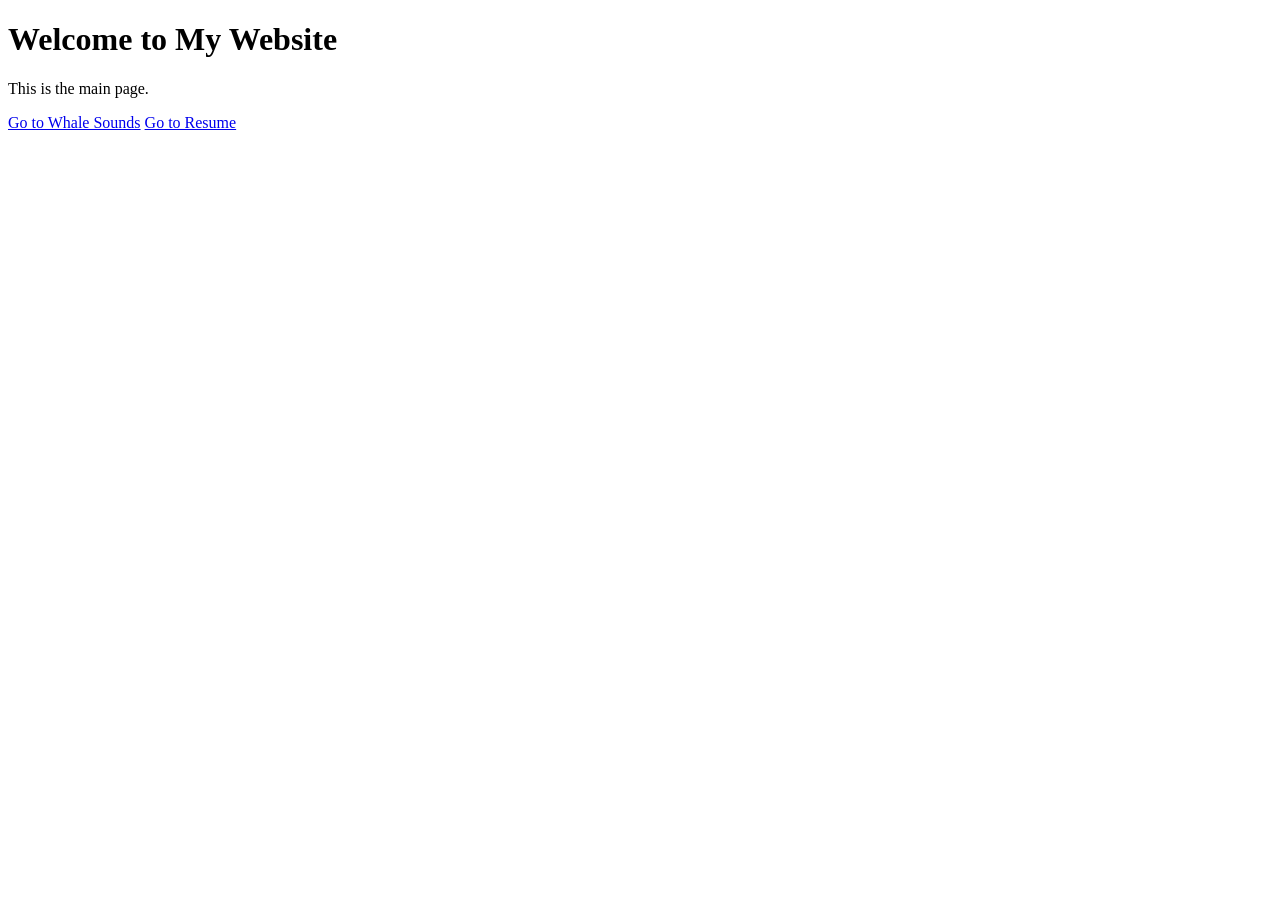
<file: index.html>
<!DOCTYPE html>
<html lang="en">
<head>
    <meta charset="UTF-8">
    <meta name="viewport" content="width=device-width, initial-scale=1.0">
    <title>Main Page</title>
</head>
<body>

    <h1>Welcome to My Website</h1>
    <p>This is the main page.</p>

    <!-- Link to the subpage -->
    <a href="School Projects/Whale Sounds.html">Go to Whale Sounds</a><b></b>
    <a href="Resume/Resume.html">Go to Resume</a>

</body>
</html>
</file>
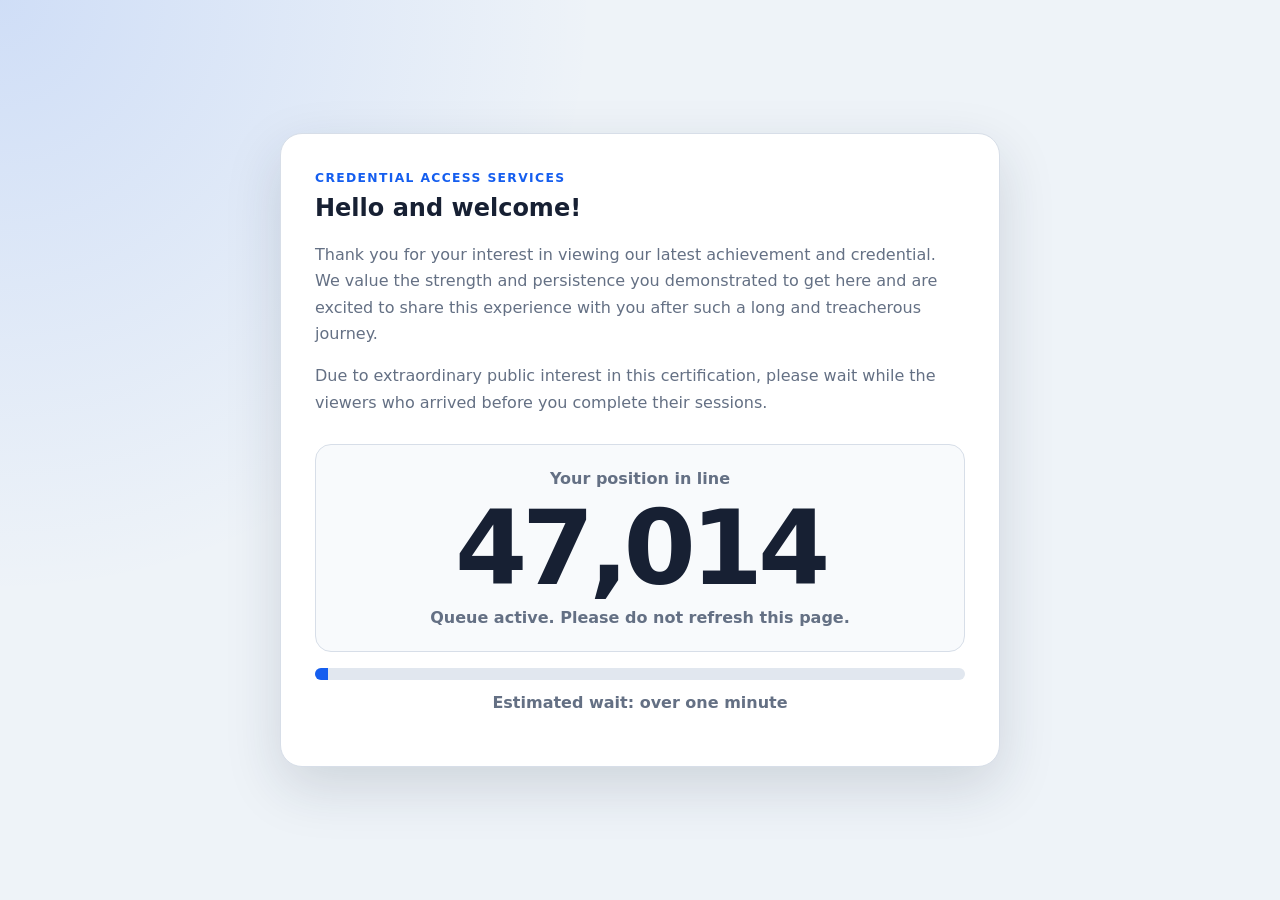
<file: traffic_school_certification/index.html>
<!DOCTYPE html>
<html lang="en">
<head>
  <meta charset="UTF-8">
  <meta name="viewport" content="width=device-width, initial-scale=1.0">
  <title>Certificate Viewing Queue</title>
  <link rel="stylesheet" href="waiting-room.css">
</head>
<body>
  <main class="waiting-shell">
    <section class="waiting-card">
      <p class="eyebrow">Credential Access Services</p>
      <h1>Hello and welcome!</h1>
      <p>Thank you for your interest in viewing our latest achievement and credential. We value the strength and persistence you demonstrated to get here and are excited to share this experience with you after such a long and treacherous journey.</p>
      <p>Due to extraordinary public interest in this certification, please wait while the viewers who arrived before you complete their sessions.</p>

      <div class="queue-panel">
        <span>Your position in line</span>
        <strong id="queue-number">Calculating…</strong>
        <span id="queue-status">Connecting to queue management services…</span>
      </div>

      <div class="progress-track"><div id="queue-progress"></div></div>
      <p id="estimate" class="estimate">Estimated wait: calculating…</p>

      <div id="prefill-panel" class="panel hidden">
        <h2>Expedite your access</h2>
        <p>Your wait is unusually long. You may prefill the required verification forms while retaining your place in line.</p>
        <button id="prefill-button">Prefill verification forms</button>
      </div>

      <div id="redirect-panel" class="panel hidden">
        <p>Your position is ready.</p>
        <strong>Redirecting in <span id="redirect-countdown">5</span>…</strong>
      </div>
    </section>
  </main>
  <script src="waiting-room.js"></script>
</body>
</html>
</file>
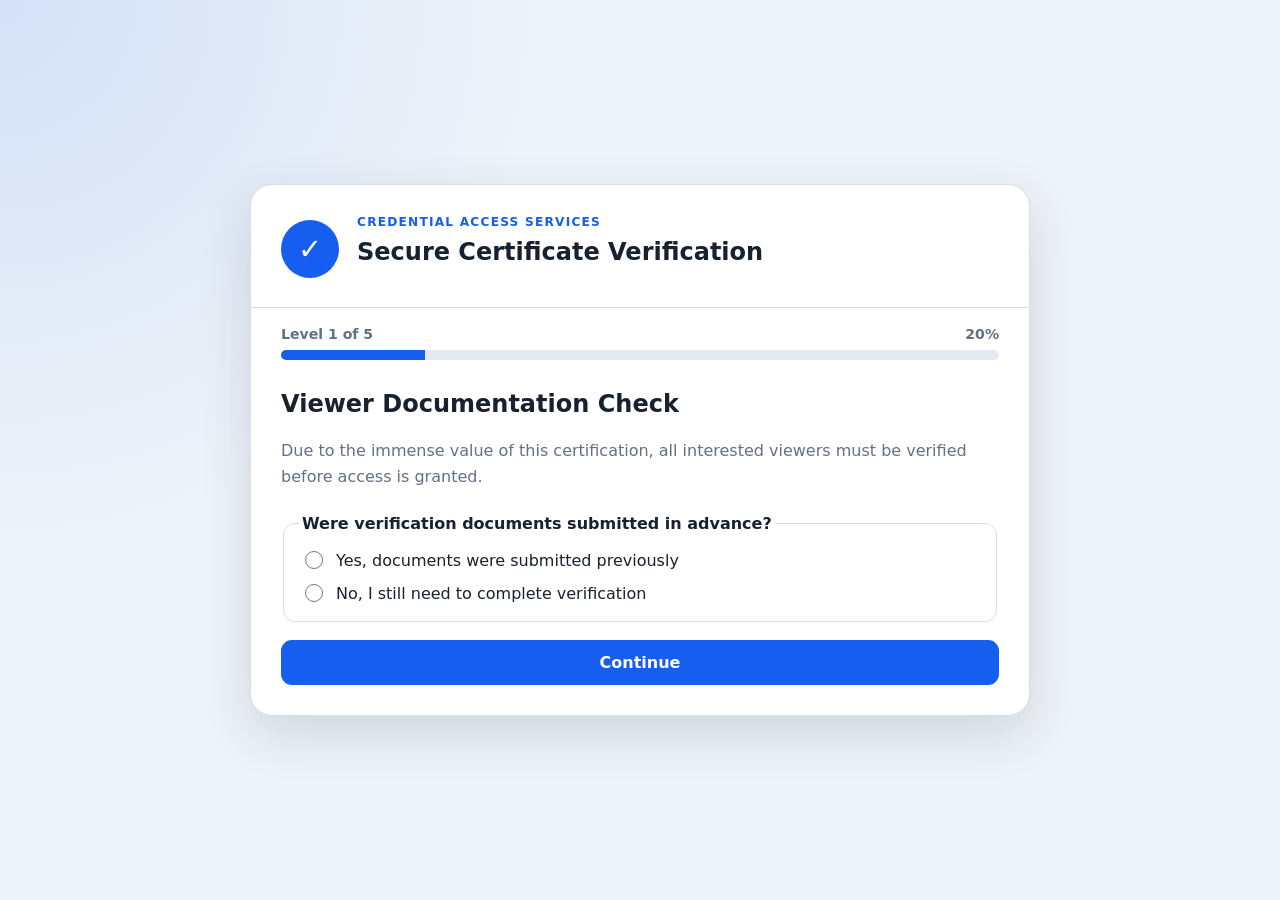
<file: traffic_school_certification/verify_user/index.html>
<!DOCTYPE html>
<html lang="en">
<head>
  <meta charset="UTF-8">
  <meta name="viewport" content="width=device-width, initial-scale=1.0">
  <title>Secure Certificate Verification</title>
  <link rel="stylesheet" href="styles.css">
</head>
<body>
<main class="page-shell"><section class="portal-card">
<header class="portal-header"><div class="seal">✓</div><div><p class="eyebrow">Credential Access Services</p><h1>Secure Certificate Verification</h1></div></header>
<div class="progress-wrapper"><div class="progress-labels"><span id="level-label">Level 1 of 5</span><span id="progress-percent">20%</span></div><div class="progress-track"><div id="progress-bar"></div></div></div>

<section id="level-1" class="level active">
<h2>Viewer Documentation Check</h2><p>Due to the immense value of this certification, all interested viewers must be verified before access is granted.</p>
<form id="documents-form"><fieldset><legend>Were verification documents submitted in advance?</legend>
<label class="row"><input type="radio" name="documents" value="yes" required>Yes, documents were submitted previously</label>
<label class="row"><input type="radio" name="documents" value="no">No, I still need to complete verification</label></fieldset>
<div id="code-panel" class="hidden"><label>Enter the verification code emailed when your documents were filed<input id="verification-code" type="text" placeholder="Example: CRED-48291"></label><p id="code-error" class="error hidden"></p></div>
<button type="submit">Continue</button></form></section>

<section id="level-2" class="level">
<h2>Short Viewer Verification Form</h2><p>Please fill out this short verification form to access the certification.</p>
<form id="identity-form"><label>Legal first name<input id="viewer-name" type="text" autocomplete="off" required></label><div id="name-hint" class="hint hidden">
  <strong>Identity verification clues:</strong>
  <ul id="name-hint-list"></ul>
</div>
<label>Relationship to certificate holder<select id="relationship" required>
<option value="">Choose one…</option><option>Acquaintance</option><option>Neighbor</option><option>Former traffic-school instructor</option><option>Concerned citizen</option><option>Concerned parent</option><option>Parent</option><option>Father</option><option>Concerned father</option><option>Traffic-school truancy officer</option><option>Unnecessarily invested third party</option><option>Person who has asked at least 14 times</option><option>Certificate enthusiast</option>
</select></label><p id="relationship-hint" class="hint hidden"></p><button type="submit">Verify identity</button></form></section>

<section id="level-3" class="level">
<h2>Concern Calibration Questionnaire</h2><p>Our system detected elevated concern levels. Please answer truthfully.</p>
<form id="concern-form">
<label>
  How often did you ask about traffic school?
  <select id="frequency" required>
    <option value="">Choose one…</option>
    <option>Once</option>
    <option>Every few weeks</option>
    <option>Once a day</option>
    <option>Every opportunity that presented itself</option>
  </select>
</label>
<label>
  The course was due…
  <select id="deadline" required>
    <option value="">Choose one…</option>
    <option>Yesterday</option>
    <option>Next week</option>
    <option>In over two weeks</option>
    <option>I honestly do not remember anymore</option>
  </select>
</label>
<label>
  Matthew was prioritizing…
  <select id="priority" required>
    <option value="">Choose one…</option>
    <option>Emptying the house</option>
    <option>Preparing to move</option>
    <option>Selling belongings</option>
    <option>All of the above</option>
  </select>
</label>
<p id="concern-error" class="error hidden"></p>
<button type="submit">Analyze concern level</button></form>
<div id="analysis-panel" class="analysis-panel hidden"><p id="analysis-status">Analyzing responses…</p><div class="fake-loader"><div id="fake-loader-bar"></div></div><ul id="analysis-log"></ul></div></section>

<section id="level-4" class="level">
<h2>Support Credential Access Services</h2><p>Would you like to leave a voluntary processing gratuity for the team responsible for making this certificate viewable?</p>
<div class="tip-box"><button class="tip-option">$160.00%</button><button class="tip-option">$529.37</button><button class="tip-option">$23128.34</button><button id="no-tip-button" class="secondary" type="button">No tip</button></div>
<div id="payment-scare" class="payment-scare hidden"><p class="eyebrow">Payment method required</p><h3>Card entry unavailable</h3><p>For your protection, this demonstration does not accept or store payment information. Please return to the waiting room to select another access path.</p><button id="return-waiting-room" class="hidden">Return to waiting room</button></div></section>

<section id="level-5" class="level">
<h2>Final Certificate Release Authorization</h2><p>Before release, please certify the following:</p>
<form id="release-form">
<label class="row"><input type="checkbox" required>I understand repeatedly asking does not accelerate course completion.</label>
<label class="row"><input type="checkbox" required>I recognize that my intentions were good.</label>
<label class="row"><input type="checkbox" required>I may have been slightly annoying.</label>
<label class="row"><input type="checkbox" required>I promise to celebrate instead of interrogate.</label>
<button type="submit">Release certificate preview</button></form></section>

<section id="certificate-reveal" class="level">
  <div class="achievement">
    <p class="eyebrow">Preview Access Granted</p>

    <h2>Traffic School Successfully Completed</h2>

    <p>
      Thank you for completing the verification process.
      You are now
      <strong id="final-queue-number">842,119</strong>
      in line for access to the official unredacted credential.
    </p>

    <p>
      While you wait, please enjoy this privacy-preserving certificate preview. Feel free to call your son during this time to congratulate him on his accomplishment.
    </p>

    <div class="badge">
      <span>Achievement Unlocked</span>
      <strong>Persistent Parent</strong>
      <span>★★★★★</span>
    </div>

    <div class="certificate-preview">
      <div class="preview-heading">
        <span>Official Credential Preview</span>
        <strong>Privacy Protection Level: Excessive</strong>
      </div>

      <div class="certificate-frame">
        <img
          src="certificate-redacted.png"
          alt="Heavily redacted traffic school certificate of completion"
        >

        <div class="redaction r1"></div>
        <div class="redaction r2"></div>
        <div class="redaction r3"></div>
        <div class="redaction r4"></div>
        <div class="redaction r5"></div>
        <div class="redaction r6"></div>

        <div class="redacted-stamp">
          REDACTED FOR PARENTAL VIEWING
        </div>
      </div>

      <p class="preview-disclaimer">
        This preview confirms that a certificate probably exists.
        Access to legible information remains pending completion of the
        refrigerator-display authorization process.
      </p>
    </div>
  </div>
</section>

</section>
</main>

<div id="confetti-container"></div>
<script src="app.js"></script>
</body>
</html>
</file>
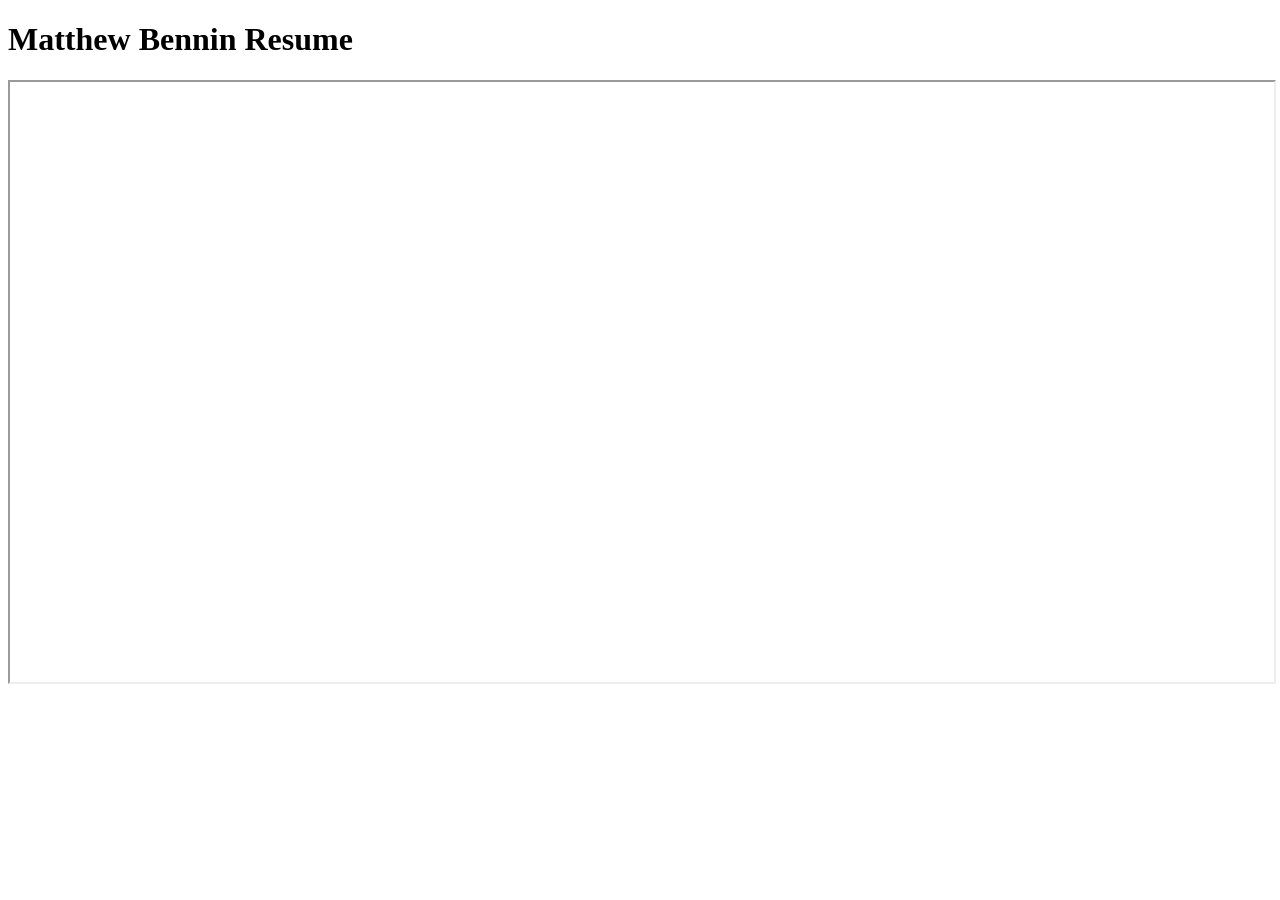
<file: Resume/Resume.html>
<!DOCTYPE html>
<html lang="en">
<head>
    <meta charset="UTF-8">
    <meta name="viewport" content="width=device-width, initial-scale=1.0">
    <title>Resume Viewer</title>
</head>
<body>
    <h1>Matthew Bennin Resume</h1>
    <iframe src="https://drive.google.com/file/d/1B2HN14I7hbZ6cWRVwKzno5bNVXW28HT7/preview" width="100%" height="600px"></iframe>
</body>
</html>
</file>
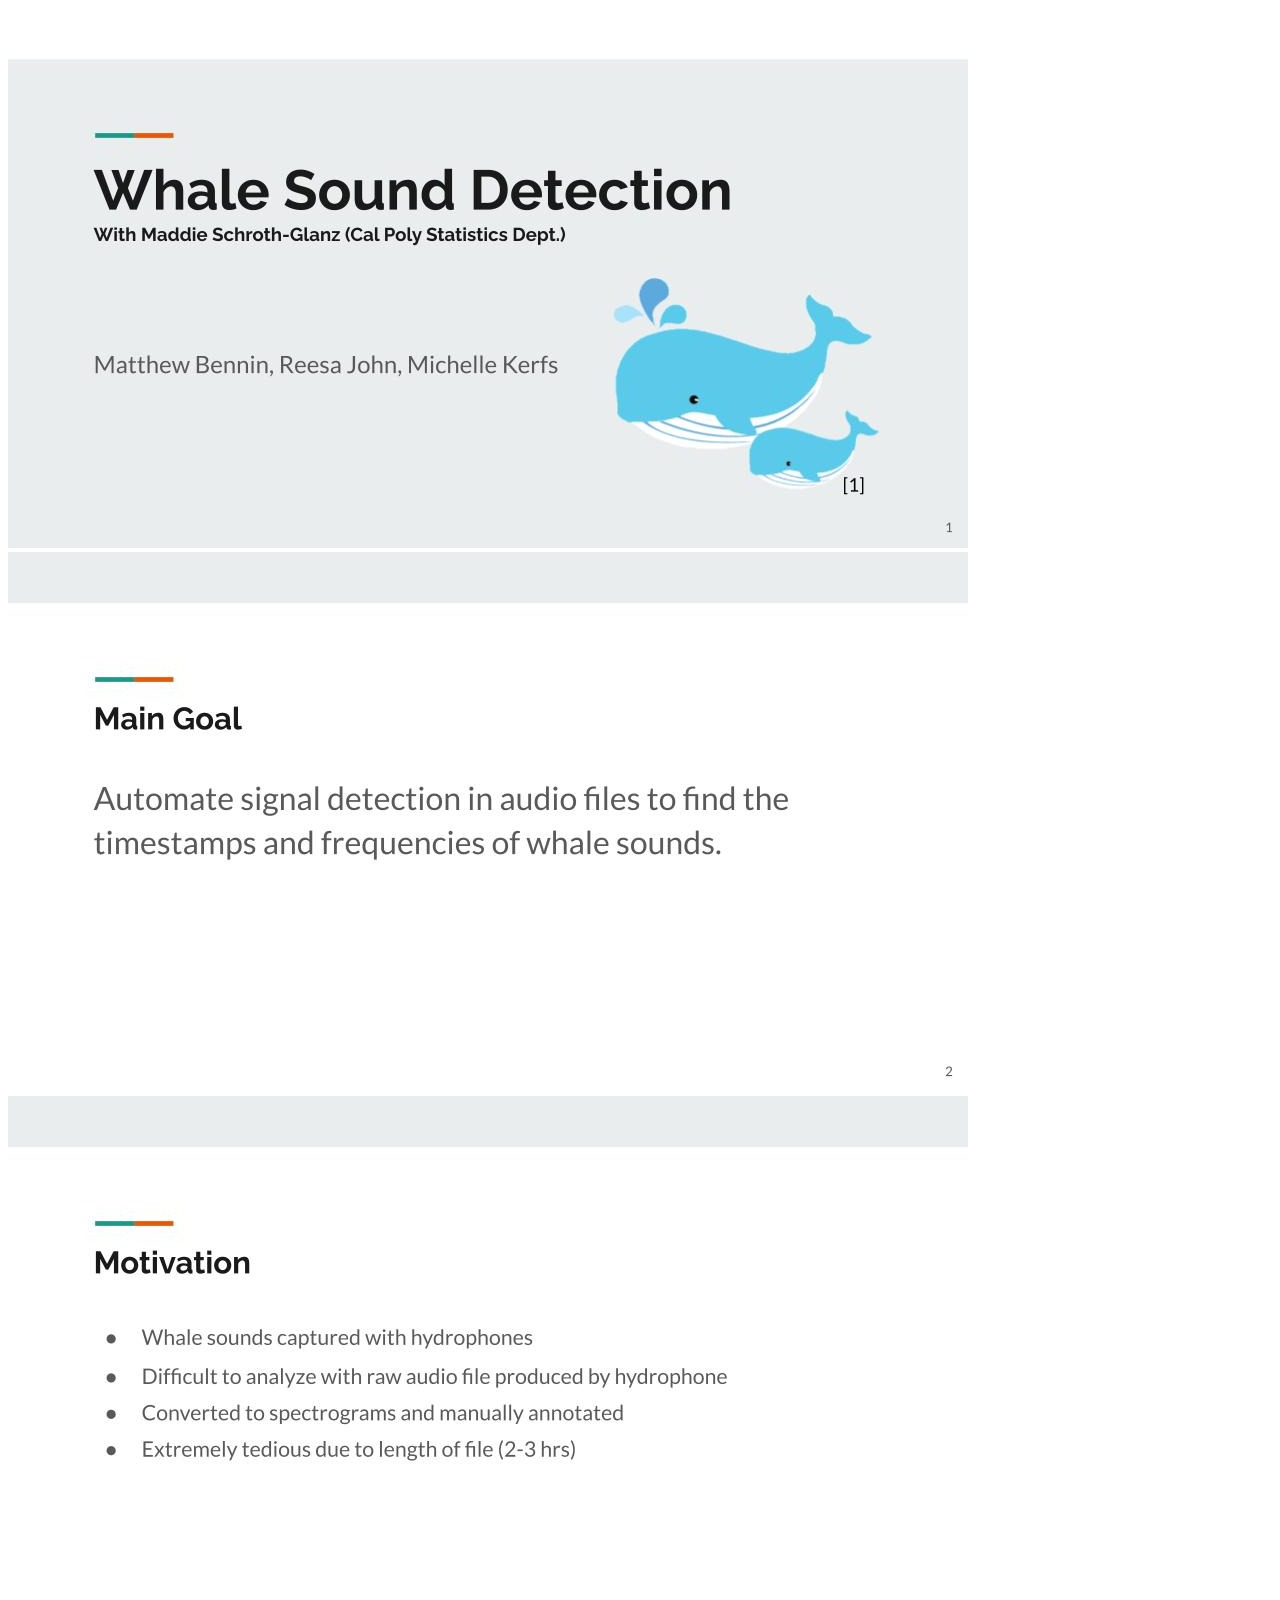
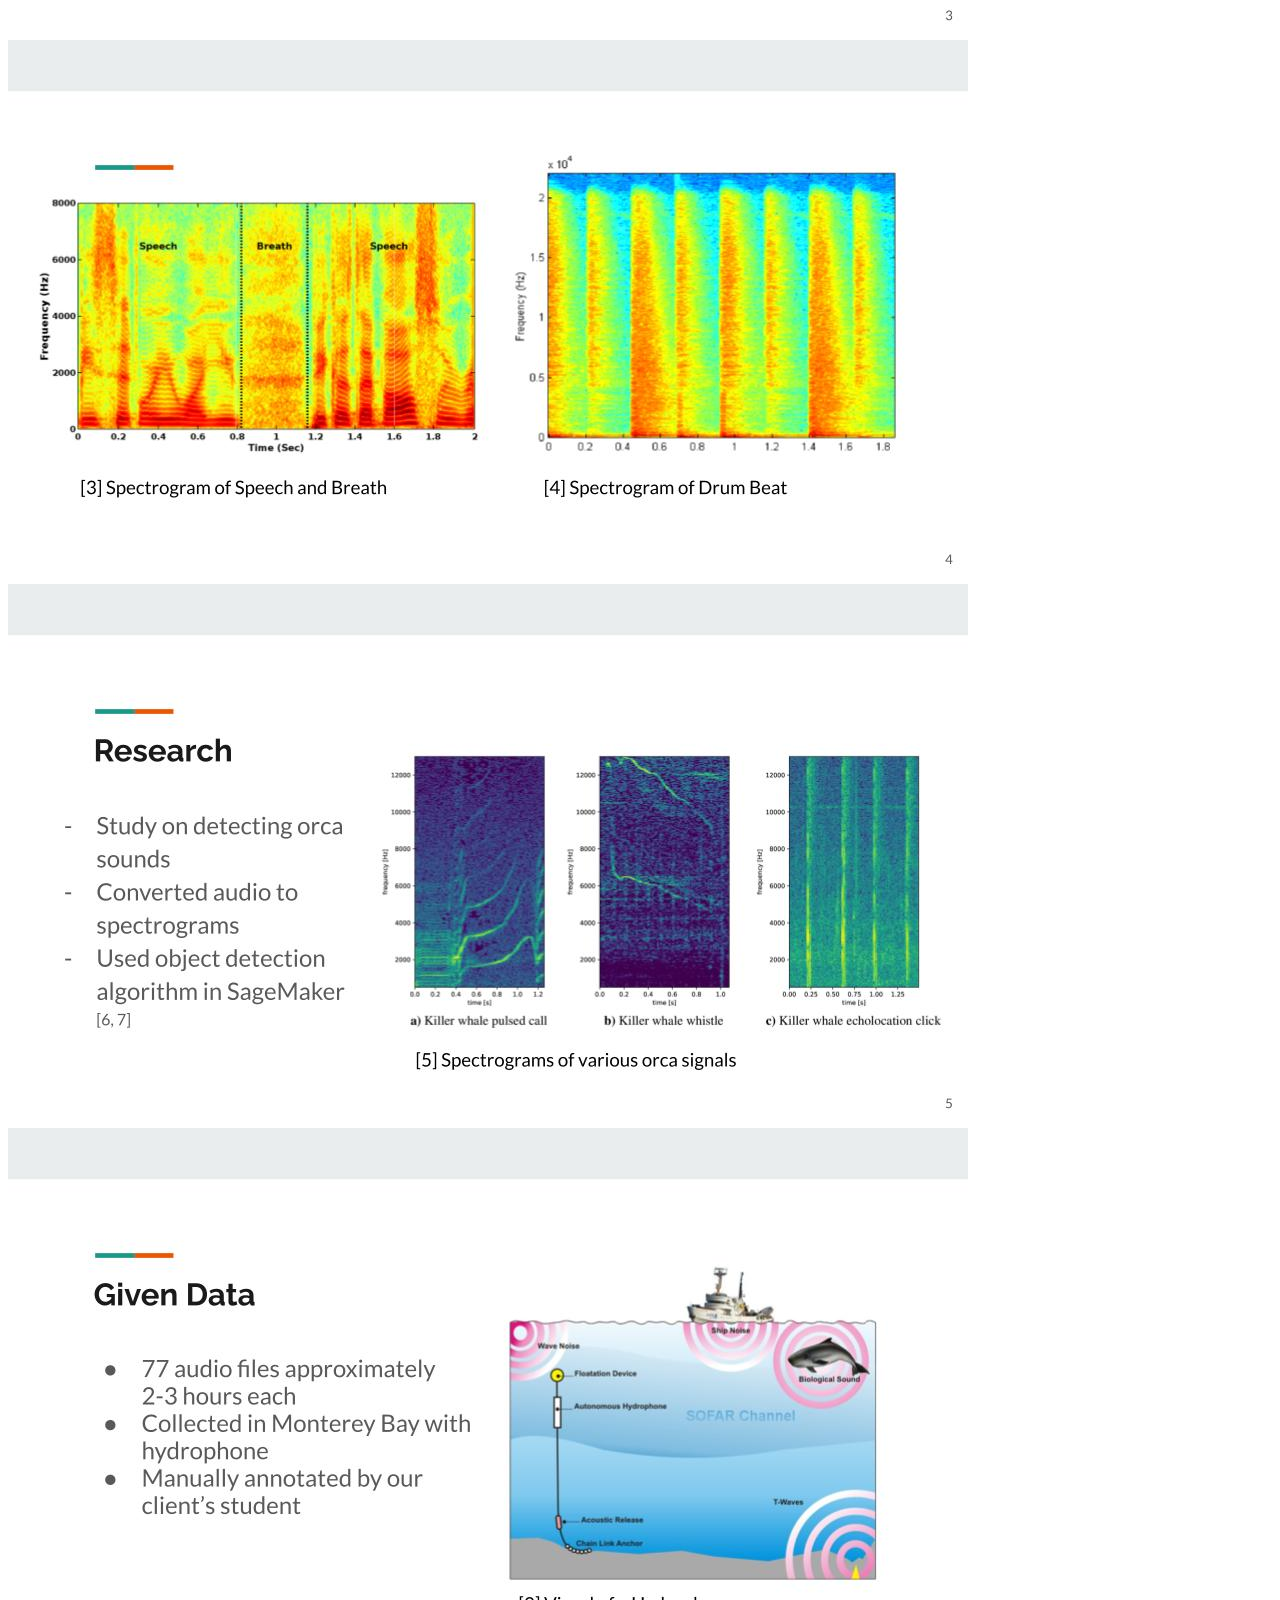
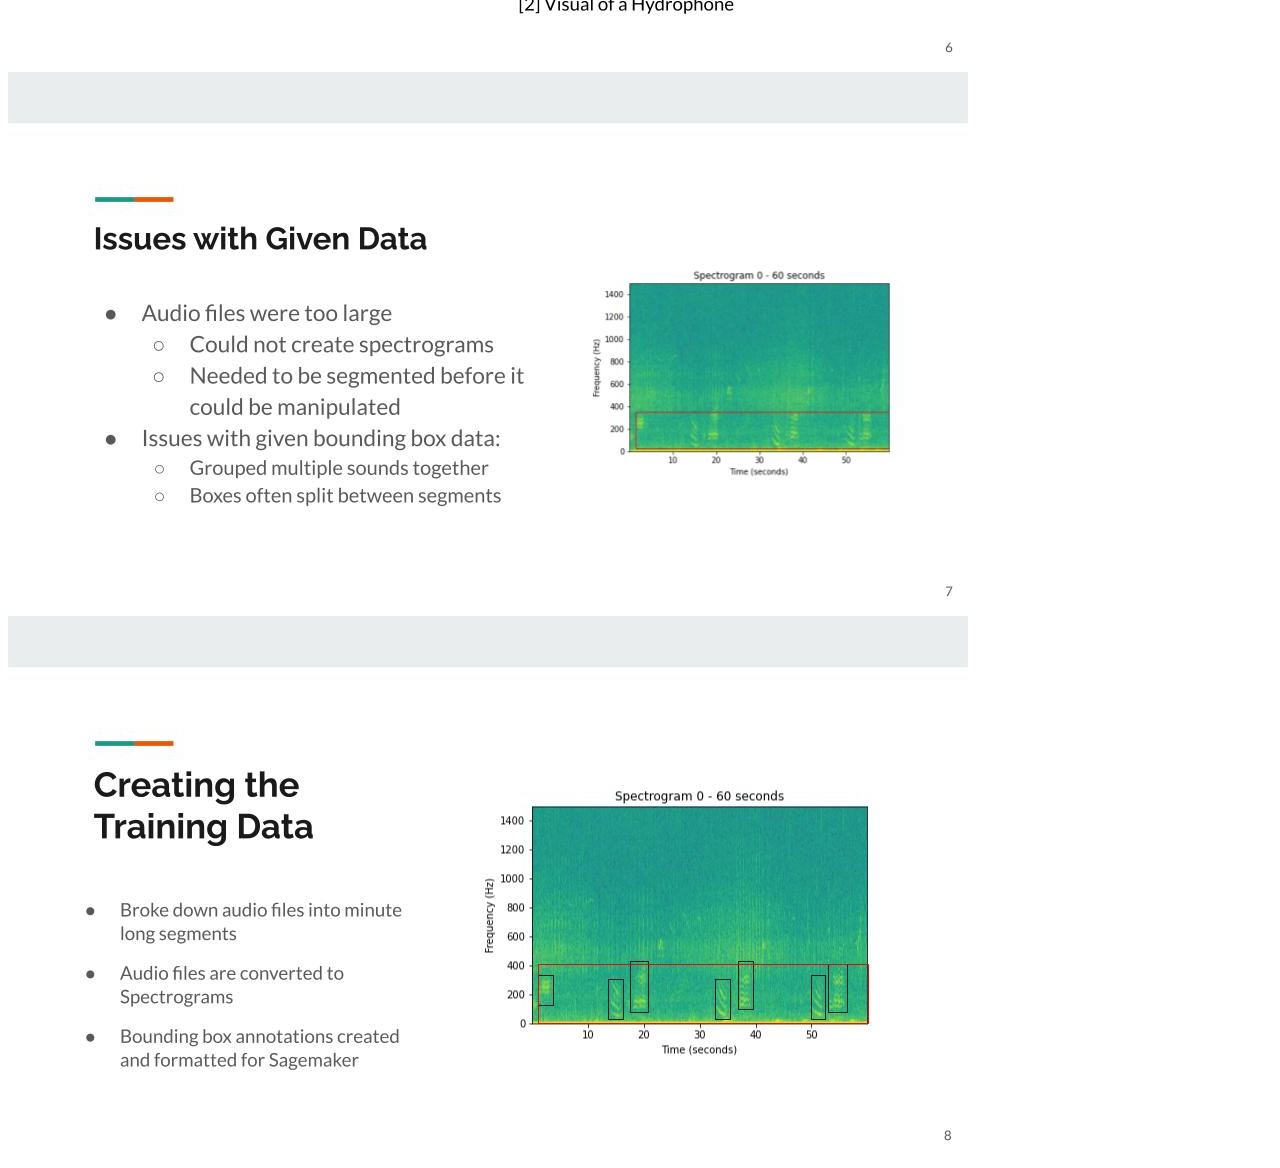
<file: School Projects/Whale Sounds.html>
<!DOCTYPE html>
<html lang="en">
<head>
    <meta charset="UTF-8">
    <meta name="viewport" content="width=device-width, initial-scale=1.0">
    <title>Whale Sounds Project</title>
    <style>
        .container {
            display: flex;
            justify-content: center; /* Centers horizontally */
            align-items: center; /* Centers vertically */
            height: 100vh; /* Makes the container full screen height */
        }
    </style>
</head>
<body>
    <img src="Whale Sounds Slides/Whale Sounds 1.jpg" alt="Slide 1">
    <img src="Whale Sounds Slides/Whale Sounds 2.jpg" alt="Slide 2">
    <img src="Whale Sounds Slides/Whale Sounds 3.jpg" alt="Slide 3">
    <img src="Whale Sounds Slides/Whale Sounds 4.jpg" alt="Slide 4">
    <img src="Whale Sounds Slides/Whale Sounds 5.jpg" alt="Slide 5">
    <img src="Whale Sounds Slides/Whale Sounds 6.jpg" alt="Slide 6">
    <img src="Whale Sounds Slides/Whale Sounds 7.jpg" alt="Slide 7">
    <img src="Whale Sounds Slides/Whale Sounds 8.jpg" alt="Slide 8">
</body>
</html>
</file>
<file: traffic_school_certification/waiting-room.css>
*{box-sizing:border-box}body{margin:0;min-height:100vh;font-family:Inter,system-ui,sans-serif;color:#172033;background:radial-gradient(circle at top left,rgba(21,94,239,.14),transparent 38%),#eef3f8}.waiting-shell{min-height:100vh;display:grid;place-items:center;padding:24px}.waiting-card{width:min(720px,100%);padding:34px;background:#fff;border:1px solid #d7dee8;border-radius:22px;box-shadow:0 20px 55px rgba(26,39,58,.15)}h1,h2,p{margin-top:0}p{color:#647084;line-height:1.65}.eyebrow{margin-bottom:6px;color:#155eef;font-size:.77rem;font-weight:800;letter-spacing:.11em;text-transform:uppercase}.queue-panel{display:grid;gap:8px;margin:28px 0 16px;padding:24px;text-align:center;background:#f8fafc;border:1px solid #d7dee8;border-radius:16px}.queue-panel strong{font-size:clamp(3rem,13vw,6.5rem);line-height:1;letter-spacing:-.05em}.queue-panel span{color:#647084;font-weight:700}.progress-track{height:12px;overflow:hidden;border-radius:999px;background:#e1e7ef}#queue-progress{width:0;height:100%;background:#155eef;transition:width .65s ease}.estimate{text-align:center;font-weight:700;margin-top:10px}.panel{margin-top:24px;padding:20px;text-align:center;border:1px solid #d7dee8;border-radius:14px;background:#f8fafc}button{border:0;border-radius:11px;padding:13px 18px;color:#fff;background:#155eef;font:inherit;font-weight:800;cursor:pointer}.hidden{display:none}@media(max-width:560px){.waiting-card{padding:24px}}
</file>
<file: traffic_school_certification/verify_user/styles.css>
* {
  box-sizing: border-box;
}
:root {
  --accent: #155eef;
  --border: #d7dee8;
  --muted: #647084;
  --ink: #18212f;
}
body {
  margin: 0;
  min-height: 100vh;
  font-family: Inter, system-ui, sans-serif;
  color: var(--ink);
  background:
    radial-gradient(
      circle at top left,
      rgba(21, 94, 239, 0.12),
      transparent 35%
    ),
    #eef3f8;
}
.page-shell {
  min-height: 100vh;
  display: grid;
  place-items: center;
  padding: 24px;
}
.portal-card {
  width: min(780px, 100%);
  background: #fff;
  border: 1px solid var(--border);
  border-radius: 22px;
  box-shadow: 0 18px 50px rgba(26, 39, 58, 0.14);
  overflow: hidden;
}
.portal-header {
  display: flex;
  gap: 18px;
  align-items: center;
  padding: 28px 30px 22px;
  border-bottom: 1px solid var(--border);
}
.seal {
  width: 58px;
  height: 58px;
  display: grid;
  place-items: center;
  border-radius: 50%;
  color: #fff;
  background: var(--accent);
  font-size: 1.8rem;
  font-weight: 800;
}
.eyebrow {
  margin-bottom: 5px;
  color: var(--accent);
  font-size: 0.76rem;
  font-weight: 800;
  letter-spacing: 0.1em;
  text-transform: uppercase;
}
h1,
h2,
h3,
p {
  margin-top: 0;
}
p {
  line-height: 1.6;
  color: var(--muted);
}
.progress-wrapper {
  padding: 18px 30px 0;
}
.progress-labels {
  display: flex;
  justify-content: space-between;
  margin-bottom: 8px;
  color: var(--muted);
  font-size: 0.88rem;
  font-weight: 700;
}
.progress-track,
.fake-loader {
  height: 10px;
  overflow: hidden;
  border-radius: 999px;
  background: #e5eaf1;
}
#progress-bar,
#fake-loader-bar {
  width: 20%;
  height: 100%;
  background: var(--accent);
  transition: width 0.5s;
}
.level {
  display: none;
  padding: 30px;
}
.level.active {
  display: block;
  animation: fade 0.3s ease;
}
form {
  display: grid;
  gap: 18px;
  margin-top: 24px;
}
label,
legend {
  font-weight: 700;
}
input[type="text"],
select {
  width: 100%;
  margin-top: 8px;
  padding: 12px 14px;
  border: 1px solid var(--border);
  border-radius: 10px;
  font: inherit;
}
fieldset {
  display: grid;
  gap: 10px;
  padding: 16px;
  border: 1px solid var(--border);
  border-radius: 12px;
}
.row {
  display: flex;
  gap: 10px;
  align-items: flex-start;
  font-weight: 500;
  line-height: 1.45;
}
.row input {
  width: 18px;
  height: 18px;
  margin-top: 2px;
  accent-color: var(--accent);
}
button {
  border: 0;
  border-radius: 11px;
  padding: 13px 18px;
  color: #fff;
  background: var(--accent);
  font: inherit;
  font-weight: 800;
  cursor: pointer;
}
.secondary {
  color: var(--ink);
  background: #eef2f7;
}
.hidden {
  display: none !important;
}
.error {
  color: #b42318;
  font-weight: 700;
}
.hint {
  padding: 10px 12px;
  color: #6d4c00;
  background: #fff6d8;
  border-radius: 9px;
  font-weight: 700;
}
.analysis-panel {
  margin: 30px auto 0;
  padding: 22px;
  max-width: 600px;
  border: 1px solid var(--border);
  border-radius: 14px;
  background: #f8fafc;
}
.tip-box {
  position: relative;
  min-height: 270px;
  display: grid;
  grid-template-columns: repeat(3, 1fr);
  gap: 12px;
  margin-top: 24px;
  padding: 22px;
  border: 1px solid var(--border);
  border-radius: 16px;
  background: #f8fafc;
  overflow: hidden;
}
.tip-option {
  min-height: 70px;
}
#no-tip-button {
  position: absolute;
  left: 50%;
  bottom: 24px;
  transform: translateX(-50%);
}
.payment-scare {
  margin-top: 24px;
  padding: 24px;
  border: 1px solid var(--border);
  border-radius: 15px;
  background: #fff8f6;
}
.achievement {
  text-align: center;
}
.badge {
  display: grid;
  gap: 6px;
  margin: 26px auto;
  padding: 22px;
  max-width: 420px;
  color: #fff;
  border-radius: 18px;
  background: linear-gradient(135deg, #153f7a, #155eef);
}
.certificate-frame {
  position: relative;
  min-height: 360px;
  overflow: hidden;
  border: 2px solid var(--border);
  border-radius: 14px;
  background: #f4f6f8;
}
.certificate-frame img {
  display: block;
  width: 100%;
  max-height: 620px;
  object-fit: contain;
}
.redaction {
  position: absolute;
  height: 24px;
  background: #090909;
}
.r1 {
  top: 22%;
  left: 14%;
  width: 68%;
}
.r2 {
  top: 38%;
  left: 24%;
  width: 53%;
}
.r3 {
  top: 58%;
  left: 10%;
  width: 76%;
}
.r4 {
  top: 74%;
  left: 30%;
  width: 45%;
}
.redacted-stamp {
  position: absolute;
  inset: 50% auto auto 50%;
  padding: 10px 18px;
  color: #c40000;
  border: 4px solid #c40000;
  font-size: clamp(1.3rem, 5vw, 2.8rem);
  font-weight: 900;
  transform: translate(-50%, -50%) rotate(-12deg);
  white-space: nowrap;
}
.confetti-piece {
  position: fixed;
  top: -20px;
  width: 10px;
  height: 16px;
  animation: fall linear forwards;
}
@keyframes fade {
  from {
    opacity: 0;
    transform: translateY(8px);
  }
  to {
    opacity: 1;
    transform: none;
  }
}
@keyframes fall {
  to {
    transform: translateY(110vh) rotate(720deg);
  }
}
@media (max-width: 620px) {
  .page-shell {
    padding: 12px;
  }
  .portal-header,
  .level {
    padding: 22px;
  }
  .progress-wrapper {
    padding-inline: 22px;
  }
  .tip-box {
    grid-template-columns: 1fr;
  }
}

#name-hint-list {
  margin: 10px 0 0;
  padding-left: 22px;
}

#name-hint-list li {
  margin-bottom: 7px;
}

#name-hint-list li:last-child {
  margin-bottom: 0;
}
</file>
